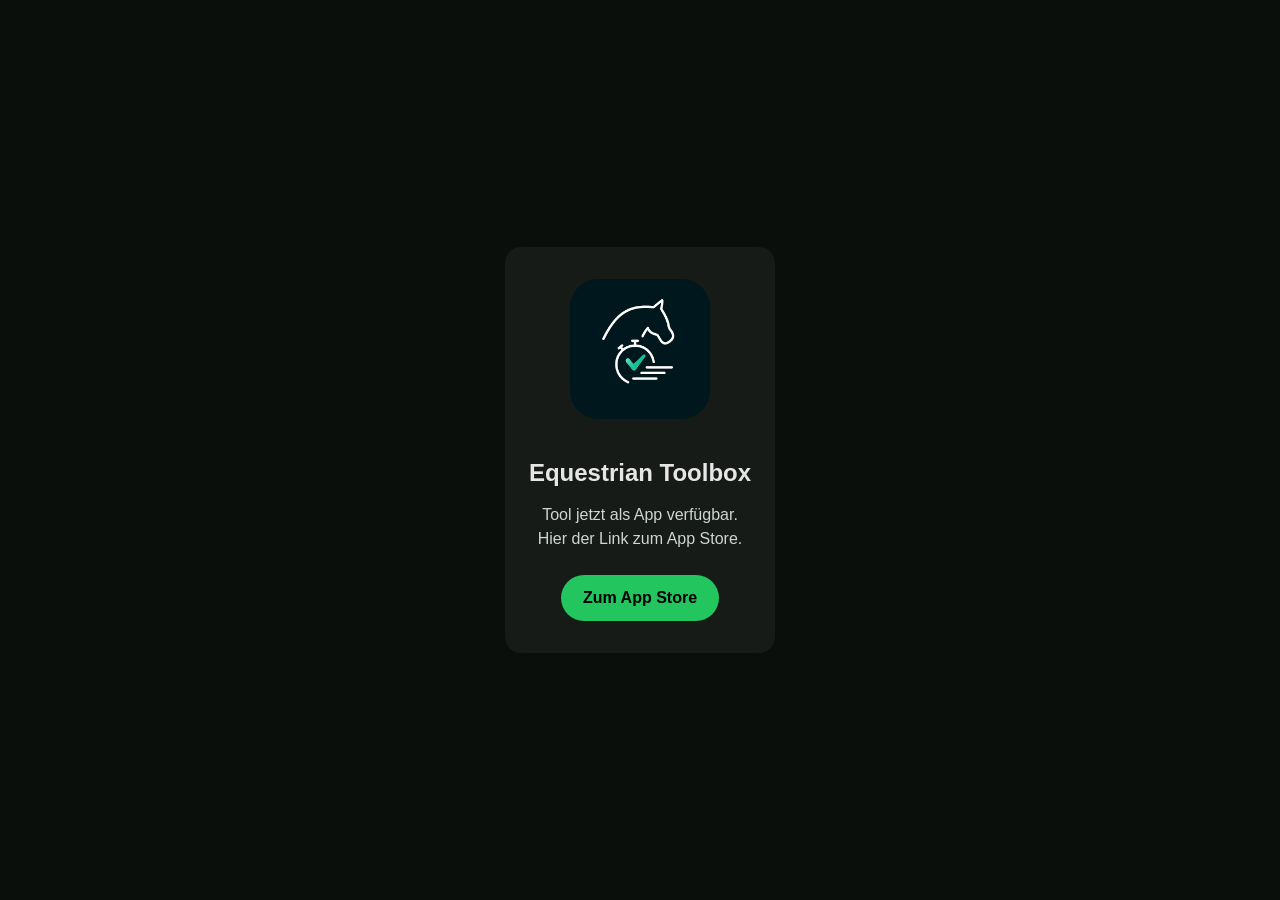
<file: index.html>
<!DOCTYPE html>
<html lang="de">
<head>
  <meta charset="utf-8">
  <title>Equestrian Toolbox – App verfügbar</title>
  <meta name="viewport" content="width=device-width, initial-scale=1">

  <style>
    body {
      margin: 0;
      font-family: -apple-system, BlinkMacSystemFont, "Segoe UI", Roboto, Helvetica, Arial, sans-serif;
      background: #0b0f0c;
      color: #e6e6e6;
      display: flex;
      justify-content: center;
      align-items: center;
      min-height: 100vh;
    }
    .card {
      max-width: 420px;
      padding: 32px 24px;
      text-align: center;
      background: rgba(255,255,255,0.05);
      border-radius: 16px;
    }
    img {
      width: 140px;
      height: 140px;
      border-radius: 28px;
      margin-bottom: 20px;
    }
    h1 {
      font-size: 24px;
      margin-bottom: 12px;
    }
    p {
      font-size: 16px;
      line-height: 1.5;
      color: #cfd6d2;
      margin-bottom: 24px;
    }
    a.button {
      display: inline-block;
      padding: 14px 22px;
      background: #22c55e;
      color: #000;
      font-weight: 600;
      border-radius: 999px;
      text-decoration: none;
    }
    a.button:hover {
      opacity: 0.9;
    }
  </style>
</head>

<body>
  <div class="card">
    <!-- App Icon -->
    <img src="EquiPace.png" alt="Equestrian Toolbox App Icon">

    <h1>Equestrian Toolbox</h1>

    <p>
      Tool jetzt als App verfügbar.<br>
      Hier der Link zum App Store.
    </p>

    <!-- App Store Link -->
    <a class="button"
       href="https://apps.apple.com/app/id6767017733"
       target="_blank" rel="noopener">
      Zum App Store
    </a>
  </div>
</body>
</html>
</file>
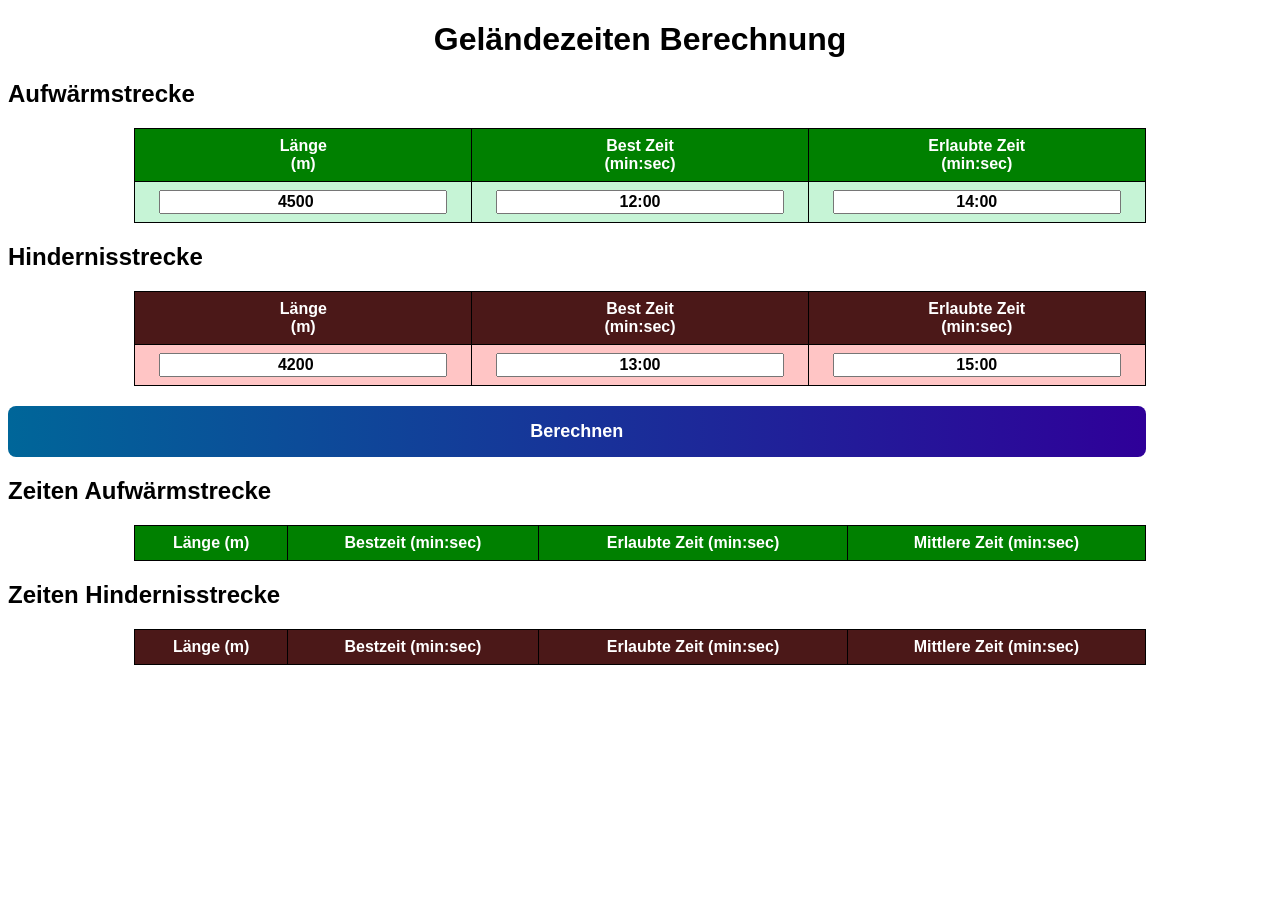
<file: GelaendeZeiten.html>
<!DOCTYPE html>
<html lang="de">
<head>
    <meta charset="UTF-8">
    <meta name="viewport" content="width=device-width, initial-scale=1.0">
    <title>Berechnung Geländezeiten</title>
    <style>
    h1 {
        font-family: Arial, sans-serif; /* Beispiel-Schriftart */
    }
     h2 {
        font-family: Arial, sans-serif; /* Beispiel-Schriftart */
    }
</style>
    <style>
        table {
            width: 80%;
            margin: 20px auto;
            border-collapse: collapse;
        }

        th, td {
            border: 1px solid #000;
            padding: 8px;
            text-align: center;
        }

        input {
            width: 90%;
            box-sizing: border-box;
            text-align: center;
            font-weight: bold; /* Fettschrift */
            font-size: 16px;
        }

        /* Aufwärmstrecke Tabelle */
        .aufwaermTable thead {
            background-color: #8BC6A4; /* Dunkleres Grün */
        }

        .aufwaermTable tbody tr:nth-child(odd) {
            background-color: #C6F4D6; /* Hellgrün */
        }

        .aufwaermTable tbody tr:nth-child(even) {
            background-color: #E9F7ED; /* Etwas helleres Grün */
        }

        /* Hindernisstrecke Tabelle */
        .hindernisTable thead {
            background-color: #E89A9A; /* Dunkleres Rot */
        }

        .hindernisTable tbody tr:nth-child(odd) {
            background-color: #FFC5C5; /* Hellrot */
        }

        .hindernisTable tbody tr:nth-child(even) {
            background-color: #FDE6E6; /* Etwas helleres Rot */
        }
    </style>
    <style>
    /* Hintergrundfarbe für die "Länge"-Spalte (erste Spalte) */
    .aufwaermTable th:nth-child(1),
    .aufwaermTable th:nth-child(2),
    .aufwaermTable th:nth-child(3),
    .aufwaermTable th:nth-child(4) {
        background-color: green; /*  */
    }
    .hindernisTable th:nth-child(1),
    .hindernisTable th:nth-child(2),
    .hindernisTable th:nth-child(3),
    .hindernisTable th:nth-child(4) {
        background-color: #4b1818; /*  */
    }
     /* Schriftfarbe für die Aufwärmstrecke */
    .aufwaermTable thead th {
        color: white; /* Weiß für besseren Kontrast */
        font-family: Arial, sans-serif;
        font-weight: bold; /* Fettschrift */
    }

    .aufwaermTable tbody td {
        color: black; /* Schwarz für hellere Hintergründe */
        font-family: Arial, sans-serif;
        font-weight: bold; /* Fettschrift */
    }

    /* Schriftfarbe für die Hindernisstrecke */
    .hindernisTable thead th {
        color: white; /* Weiß für besseren Kontrast */
        font-family: Arial, sans-serif;
        font-weight: bold; /* Fettschrift */
    }

    .hindernisTable tbody td {
        color: black; /* Schwarz für hellere Hintergründe */
        font-family: Arial, sans-serif;
        font-weight: bold; /* Fettschrift */
    }
</style>
   <style>
    button {
        width: 90%; /* Button über die gesamte Breite */
        padding: 15px; /* Abstand innerhalb des Buttons */
        font-size: 18px; /* Schriftgröße */
        font-weight: bold; /* Fettschrift */
        color: white; /* Schriftfarbe */
        background: linear-gradient(90deg, #006699, #2f0099); /* Farbverlauf */
        border: none; /* Kein Rahmen */
        border-radius: 8px; /* Abgerundete Ecken */
        cursor: pointer; /* Zeiger ändern bei Hover */
        transition: background 0.3s ease; /* Weicher Übergang bei Hover */
    }

    button:hover {
        background: linear-gradient(90deg, #a6caf0, #006699); /* Hover-Effekt */
    }
</style>
</head>
<body>
<h1 style="text-align:center; ;">Geländezeiten Berechnung</h1>
<form id="timesForm">
    <h2>Aufwärmstrecke</h2>
    <table class="aufwaermTable">
    <thead>
    <tr>
        <th>Länge<br>(m)</th>
        <th>Best Zeit <br>(min:sec)</th>
        <th>Erlaubte Zeit<br> (min:sec)</th>
    </tr>
    </thead>
    <tbody>
        <tr>
            <td><input type="number" id="A1" value="4500"></td>
            <td><input type="text" id="A2" value="12:00"></td>
            <td><input type="text" id="A3" value="14:00"></td>
        </tr>
    </tbody>
</table>

    <h2>Hindernisstrecke</h2>
    <table class="hindernisTable">
    <thead>
    <tr>
        <th>Länge<br>(m)</th>
        <th>Best Zeit<br>(min:sec)</th>
        <th>Erlaubte Zeit<br>(min:sec)</th>
    </tr>
    </thead>
    <tbody>
        <tr>
            <td><input type="number" id="B1" value="4200"></td>
            <td><input type="text" id="B2" value="13:00"></td>
            <td><input type="text" id="B3" value="15:00"></td>
        </tr>
    </tbody>
</table>

    <button type="button" onclick="calculate()">Berechnen</button>
</form>

<h2>Zeiten Aufwärmstrecke</h2>
<table id="resultsTable" class="aufwaermTable">
    <thead>
    <tr>
        <th>Länge (m)</th>
        <th>Bestzeit (min:sec)</th>
        <th>Erlaubte Zeit (min:sec)</th>
        <th>Mittlere Zeit (min:sec)</th>
    </tr>
    </thead>
    <tbody id="resultsBody">
    <!-- Berechnete Ergebnisse werden hier eingefügt -->
    </tbody>
</table>
<h2>Zeiten Hindernisstrecke</h2>
<table id="hindernisResultsTable" class="hindernisTable">
    <thead>
    <tr>
        <th>Länge (m)</th>
        <th>Bestzeit (min:sec)</th>
        <th>Erlaubte Zeit (min:sec)</th>
        <th>Mittlere Zeit (min:sec)</th>
    </tr>
    </thead>
    <tbody id="hindernisResultsBody">
    <!-- Berechnete Ergebnisse werden hier eingefügt -->
    </tbody>
</table>
<script>
    function calculate() {
        const A1 = document.getElementById("A1").value;
        const A2 = convertTimeToSeconds(document.getElementById("A2").value);
        const A3 = convertTimeToSeconds(document.getElementById("A3").value);

        const B1 = document.getElementById("B1").value;
        const B2 = convertTimeToSeconds(document.getElementById("B2").value);
        const B3 = convertTimeToSeconds(document.getElementById("B3").value);

        const aphase = calculateStepsAndRemainder("A1");
        const bphase = calculateStepsAndRemainder("B1");

        const resultsBody = document.getElementById("resultsBody");
        const hindernisResultsBody = document.getElementById("hindernisResultsBody");

        resultsBody.innerHTML = ""; // Tabelle für A-Werte leeren
        hindernisResultsBody.innerHTML = ""; // Tabelle für B-Werte leeren

        // Zeilen für 1000er-Schritte der Aufwärmstrecke hinzufügen
        for (let i = 1; i <= aphase.steps; i++) {
            const row = `
                <tr>
                    <td>${i * 1000}</td>
                    <td>${formatTime(A2 / A1 * 1000 * i)}</td>
                    <td>${formatTime(A3 / A1 * 1000 * i)}</td>
                    <td>${formatTime(((A3 + A2) / 2) / A1 * 1000 * i)}</td>
                </tr>
            `;
            resultsBody.innerHTML += row;
        }
        if (aphase.remainder > 0) {
            const row = `
                <tr>
                    <td>${aphase.steps * 1000 + aphase.remainder}</td>
                    <td>${formatTime(A2 / A1 * (1000 * aphase.steps + aphase.remainder))}</td>
                    <td>${formatTime(A3 / A1 * (1000 * aphase.steps + aphase.remainder))}</td>
                    <td>${formatTime(((A3 + A2) / 2) / A1 * (1000 * aphase.steps + aphase.remainder))}</td>
                </tr>
            `;
            resultsBody.innerHTML += row;
        }

        // Zeilen für 1000er-Schritte der Hindernisstrecke hinzufügen
        for (let i = 1; i <= bphase.steps; i++) {
            const row = `
                <tr>
                    <td>${i * 1000}</td>
                    <td>${formatTime(B2 / B1 * 1000 * i)}</td>
                    <td>${formatTime(B3 / B1 * 1000 * i)}</td>
                    <td>${formatTime(((B3 + B2) / 2) / B1 * 1000 * i)}</td>
                </tr>
            `;
            hindernisResultsBody.innerHTML += row;
        }
        if (bphase.remainder > 0) {
            const row = `
                <tr>
                    <td>${bphase.steps * 1000 + bphase.remainder}</td>
                    <td>${formatTime(B2 / B1 * (1000 * bphase.steps + bphase.remainder))}</td>
                    <td>${formatTime(B3 / B1 * (1000 * bphase.steps + bphase.remainder))}</td>
                    <td>${formatTime(((B3 + B2) / 2) / B1 * (1000 * bphase.steps + bphase.remainder))}</td>
                </tr>
            `;
            hindernisResultsBody.innerHTML += row;
        }
    }

    function calculateStepsAndRemainder(lengthFieldId) {
        const length = parseInt(document.getElementById(lengthFieldId).value, 10);
        if (isNaN(length) || length <= 0) {
            console.error("Ungültige Länge eingegeben.");
            return null;
        }

        const steps = Math.floor(length / 1000); // Ganze 1000er-Schritte
        const remainder = length % 1000; // Restwert

        return {steps, remainder};
    }

    function convertTimeToSeconds(time) {
        const parts = time.split(":").map(Number);
        if (parts.length === 2) {
            const [minutes, seconds] = parts;
            return minutes * 60 + seconds;
        } else if (parts.length === 3) {
            const [hours, minutes, seconds] = parts;
            return hours * 3600 + minutes * 60 + seconds;
        }
        return 0; // Fallback für ungültige Eingaben
    }

    function formatTime(seconds) {
        const roundedSeconds = Math.round(seconds); // Sekunden runden
        const hours = Math.floor(roundedSeconds / 3600);
        const minutes = Math.floor((roundedSeconds % 3600) / 60);
        const secondsRemaining = roundedSeconds % 60;
        return `${padZero(minutes)}:${padZero(secondsRemaining)}`;
    }

    function calculate1000Steps(count) {
        step = toString(Math.int(count * 1000))
        return step;
    }

    function padZero(number) {
        return (number < 10 ? "0" : "") + number;
    }
</script>
</body>
</html>
</file>
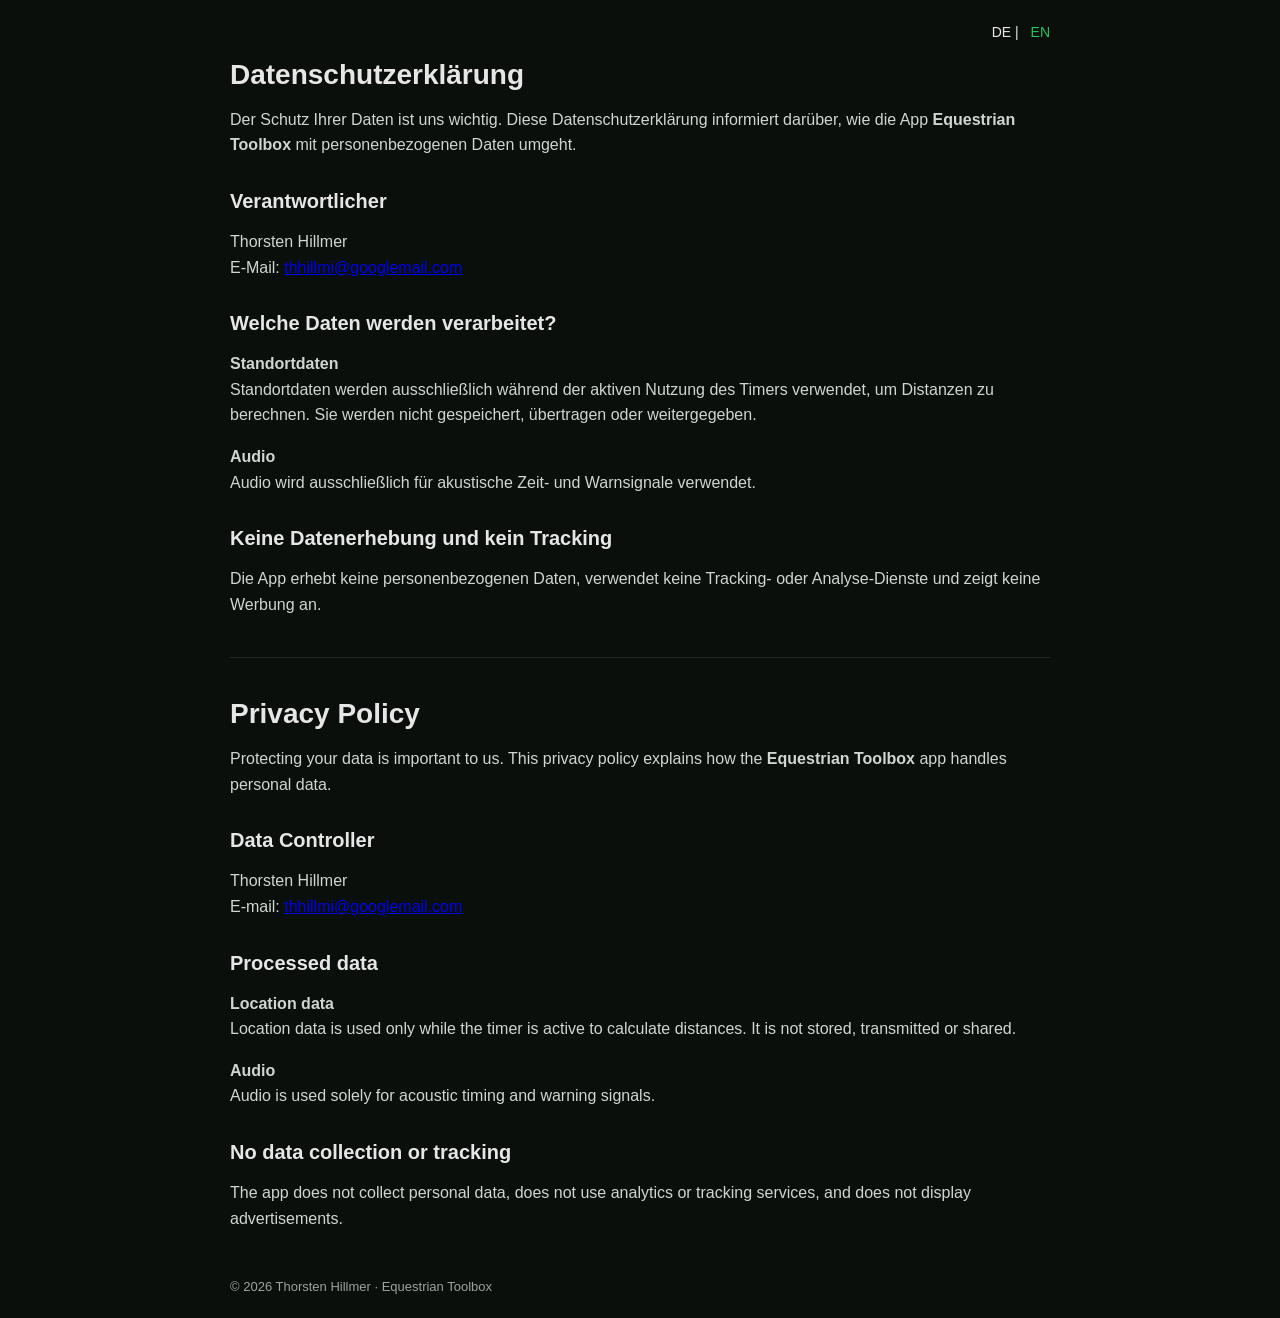
<file: privacy.html>
<!DOCTYPE html>
<html lang="de">
<head>
  <meta charset="utf-8">
  <title>Datenschutzerklärung – Equestrian Toolbox</title>
  <meta name="viewport" content="width=device-width, initial-scale=1">
  <style>
    body {
      margin: 0;
      font-family: -apple-system, BlinkMacSystemFont, "Segoe UI", Roboto, Helvetica, Arial, sans-serif;
      background: #0b0f0c;
      color: #e6e6e6;
      padding: 24px;
    }
    .container {
      max-width: 820px;
      margin: 0 auto;
    }
    .lang {
      text-align: right;
      font-size: 14px;
      margin-bottom: 16px;
    }
    .lang a {
      color: #22c55e;
      text-decoration: none;
      margin-left: 8px;
    }
    h1 {
      font-size: 28px;
      margin-bottom: 16px;
    }
    h2 {
      font-size: 20px;
      margin-top: 32px;
      margin-bottom: 12px;
    }
    p {
      line-height: 1.6;
      color: #cfd6d2;
      margin-bottom: 14px;
    }
    footer {
      margin-top: 48px;
      font-size: 13px;
      color: #9aa3a0;
    }
  </style>
</head>

<body>
  <div class="container">
    <div class="lang">
      DE | <a href="#en">EN</a>
    </div>

    <h1>Datenschutzerklärung</h1>

    <p>
      Der Schutz Ihrer Daten ist uns wichtig. Diese Datenschutzerklärung informiert darüber,
      wie die App <strong>Equestrian Toolbox</strong> mit personenbezogenen Daten umgeht.
    </p>

    <h2>Verantwortlicher</h2>
    <p>
      Thorsten Hillmer<br>
      E‑Mail: <a href="mailto:thhillmi@googlemail.com">thhillmi@googlemail.com</a>
    </p>

    <h2>Welche Daten werden verarbeitet?</h2>
    <p>
      <strong>Standortdaten</strong><br>
      Standortdaten werden ausschließlich während der aktiven Nutzung des Timers verwendet,
      um Distanzen zu berechnen. Sie werden nicht gespeichert, übertragen oder weitergegeben.
    </p>

    <p>
      <strong>Audio</strong><br>
      Audio wird ausschließlich für akustische Zeit‑ und Warnsignale verwendet.
    </p>

    <h2>Keine Datenerhebung und kein Tracking</h2>
    <p>
      Die App erhebt keine personenbezogenen Daten, verwendet keine Tracking‑ oder
      Analyse‑Dienste und zeigt keine Werbung an.
    </p>

    <hr style="margin:40px 0; border:0; border-top:1px solid rgba(255,255,255,0.1)">

    <a id="en"></a>
    <h1>Privacy Policy</h1>

    <p>
      Protecting your data is important to us. This privacy policy explains how the
      <strong>Equestrian Toolbox</strong> app handles personal data.
    </p>

    <h2>Data Controller</h2>
    <p>
      Thorsten Hillmer<br>
      E‑mail: <a href="mailto:thhillmi@googlemail.com">thhillmi@googlemail.com</a>
    </p>

    <h2>Processed data</h2>
    <p>
      <strong>Location data</strong><br>
      Location data is used only while the timer is active to calculate distances.
      It is not stored, transmitted or shared.
    </p>

    <p>
      <strong>Audio</strong><br>
      Audio is used solely for acoustic timing and warning signals.
    </p>

    <h2>No data collection or tracking</h2>
    <p>
      The app does not collect personal data, does not use analytics or tracking
      services, and does not display advertisements.
    </p>

    <footer>
      © 2026 Thorsten Hillmer · Equestrian Toolbox
    </footer>
  </div>
</body>
</html>
</file>
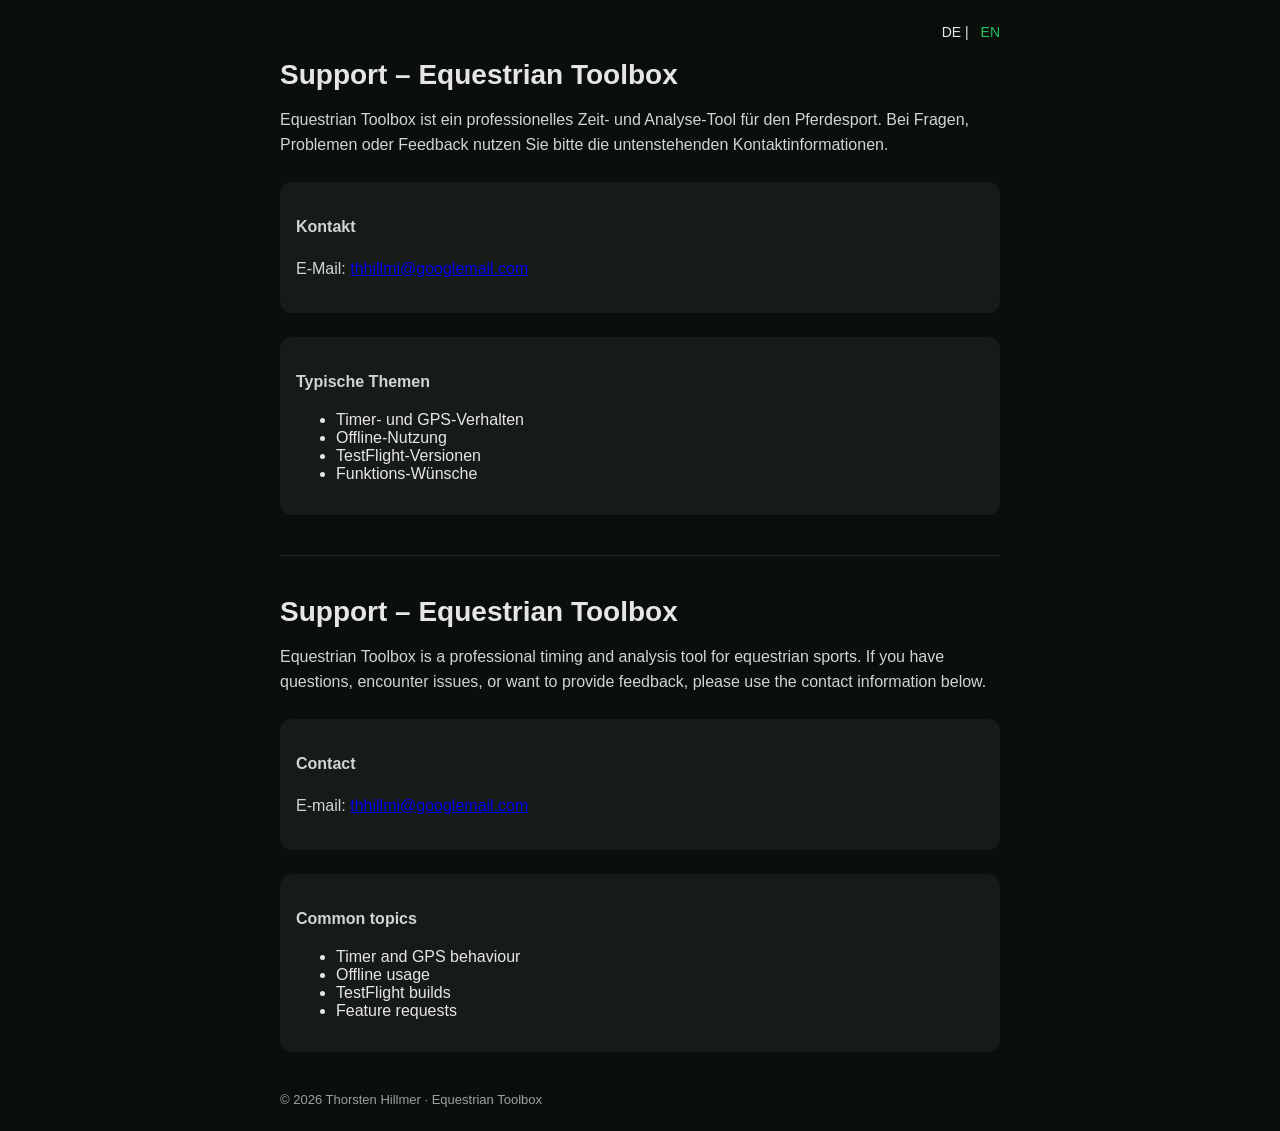
<file: support.html>
<!DOCTYPE html>
<html lang="de">
<head>
  <meta charset="utf-8">
  <title>Equestrian Toolbox – Support</title>
  <meta name="viewport" content="width=device-width, initial-scale=1">
  <style>
    body {
      font-family: -apple-system, BlinkMacSystemFont, "Segoe UI", Roboto, Helvetica, Arial, sans-serif;
      background: #0b0f0c;
      color: #e6e6e6;
      margin: 0;
      padding: 24px;
    }
    .container {
      max-width: 720px;
      margin: 0 auto;
    }
    .lang {
      text-align: right;
      font-size: 14px;
      margin-bottom: 16px;
    }
    .lang a {
      color: #22c55e;
      text-decoration: none;
      margin-left: 8px;
    }
    h1 {
      font-size: 28px;
      margin-bottom: 12px;
    }
    p {
      line-height: 1.6;
      margin-bottom: 16px;
      color: #cfd6d2;
    }
    .box {
      background: rgba(255,255,255,0.05);
      border-radius: 12px;
      padding: 16px;
      margin-top: 24px;
    }
    footer {
      margin-top: 40px;
      font-size: 13px;
      color: #9aa3a0;
    }
  </style>
</head>

<body>
  <div class="container">
    <div class="lang">
      DE | <a href="#en">EN</a>
    </div>

    <h1>Support – Equestrian Toolbox</h1>

    <p>
      Equestrian Toolbox ist ein professionelles Zeit‑ und Analyse‑Tool für den Pferdesport.
      Bei Fragen, Problemen oder Feedback nutzen Sie bitte die untenstehenden Kontaktinformationen.
    </p>

    <div class="box">
      <p><strong>Kontakt</strong></p>
      <p>
        E‑Mail:
        <a href="mailto:thhillmi@googlemail.com">thhillmi@googlemail.com</a>
      </p>
    </div>

    <div class="box">
      <p><strong>Typische Themen</strong></p>
      <ul>
        <li>Timer‑ und GPS‑Verhalten</li>
        <li>Offline‑Nutzung</li>
        <li>TestFlight‑Versionen</li>
        <li>Funktions‑Wünsche</li>
      </ul>
    </div>

    <hr style="margin:40px 0; border:0; border-top:1px solid rgba(255,255,255,0.1)">

    <a id="en"></a>
    <h1>Support – Equestrian Toolbox</h1>

    <p>
      Equestrian Toolbox is a professional timing and analysis tool for equestrian sports.
      If you have questions, encounter issues, or want to provide feedback, please use the
      contact information below.
    </p>

    <div class="box">
      <p><strong>Contact</strong></p>
      <p>
        E‑mail:
        <a href="mailto:thhillmi@googlemail.com">thhillmi@googlemail.com</a>
      </p>
    </div>

    <div class="box">
      <p><strong>Common topics</strong></p>
      <ul>
        <li>Timer and GPS behaviour</li>
        <li>Offline usage</li>
        <li>TestFlight builds</li>
        <li>Feature requests</li>
      </ul>
    </div>

    <footer>
      © 2026 Thorsten Hillmer · Equestrian Toolbox
    </footer>
  </div>
</body>
</html>
</file>
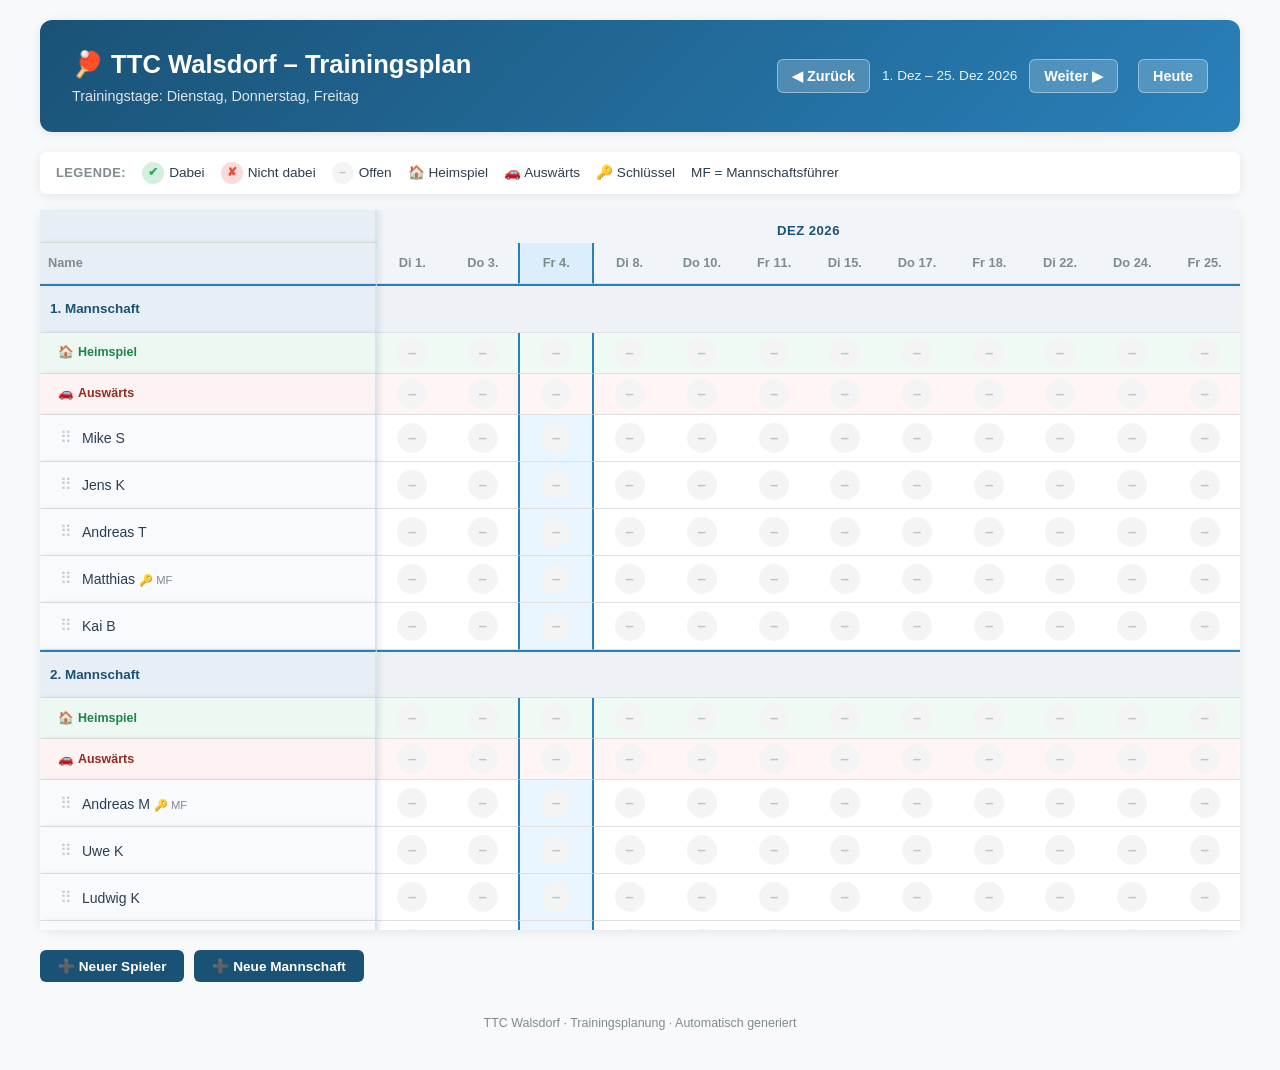
<file: training.html>
<!DOCTYPE html>
<html lang="de">
<head>
    <meta charset="UTF-8">
    <meta name="viewport" content="width=device-width, initial-scale=1.0">
    <title>TTC Walsdorf – Trainingsplan</title>
    <style>
        :root {
            --primary: #1a5276;
            --primary-light: #2980b9;
            --accent: #27ae60;
            --danger: #e74c3c;
            --warning: #f39c12;
            --bg: #f8f9fa;
            --card-bg: #ffffff;
            --text: #2c3e50;
            --text-muted: #7f8c8d;
            --border: #e0e0e0;
            --shadow: 0 2px 12px rgba(0,0,0,0.08);
            --radius: 12px;
            --radius-sm: 6px;
        }

        * { margin: 0; padding: 0; box-sizing: border-box; }

        body {
            font-family: 'Segoe UI', -apple-system, BlinkMacSystemFont, sans-serif;
            background: var(--bg);
            color: var(--text);
            line-height: 1.6;
            padding: 20px;
        }

        .container { max-width: 1200px; margin: 0 auto; }

        /* Header */
        .header {
            background: linear-gradient(135deg, var(--primary) 0%, var(--primary-light) 100%);
            color: white;
            padding: 24px 32px;
            border-radius: var(--radius);
            margin-bottom: 20px;
            box-shadow: var(--shadow);
            display: flex;
            justify-content: space-between;
            align-items: center;
            flex-wrap: wrap;
            gap: 12px;
        }

        .header h1 { font-size: 1.6rem; font-weight: 700; }
        .header p { opacity: 0.85; font-size: 0.9rem; }

        /* Date Navigation */
        .date-nav {
            display: flex;
            align-items: center;
            gap: 12px;
        }

        .date-nav button {
            background: rgba(255,255,255,0.2);
            border: 1px solid rgba(255,255,255,0.4);
            color: white;
            padding: 8px 14px;
            border-radius: var(--radius-sm);
            cursor: pointer;
            font-size: 0.9rem;
            font-weight: 600;
            transition: all 0.2s;
        }

        .date-nav button:hover {
            background: rgba(255,255,255,0.3);
        }

        .date-nav .current-range {
            font-size: 0.85rem;
            opacity: 0.9;
        }

        /* Legend */
        .legend {
            display: flex;
            gap: 16px;
            margin-bottom: 16px;
            padding: 10px 16px;
            background: var(--card-bg);
            border-radius: var(--radius-sm);
            box-shadow: var(--shadow);
            flex-wrap: wrap;
            align-items: center;
            font-size: 0.85rem;
        }

        .legend-title {
            font-weight: 600;
            color: var(--text-muted);
            font-size: 0.8rem;
            text-transform: uppercase;
            letter-spacing: 0.5px;
        }

        .legend-item { display: flex; align-items: center; gap: 5px; }

        /* Poll Table */
        .poll-card {
            background: var(--card-bg);
            border-radius: var(--radius);
            box-shadow: var(--shadow);
            margin-bottom: 20px;
        }

        .poll-table-wrapper {
            overflow-x: auto;
            overflow-y: auto;
            max-height: 80vh;
            -webkit-overflow-scrolling: touch;
            position: relative;
        }

        .poll-table {
            width: 100%;
            border-collapse: separate;
            border-spacing: 0;
            font-size: 0.88rem;
        }

        .poll-table thead {
            background: #f1f5f9;
            position: sticky;
            top: 0;
            z-index: 4;
        }

        .poll-table thead th {
            padding: 10px 8px;
            font-weight: 600;
            font-size: 0.8rem;
            color: var(--text-muted);
            border-bottom: 1px solid var(--border);
            background: #f1f5f9;
        }

        /* Thead name-col: sticky horizontal */
        .poll-table thead th.name-col {
            z-index: 5;
            background: #e8eef5;
            position: sticky;
            left: 0;
        }

        .poll-table th.month-header {
            padding: 10px 8px 2px;
            font-weight: 700;
            font-size: 0.82rem;
            color: var(--primary);
            text-transform: uppercase;
            letter-spacing: 0.5px;
            border-bottom: none;
            background: #f1f5f9;
        }


        .poll-table th, .poll-table td {
            padding: 8px 10px;
            text-align: center;
            border-bottom: 1px solid var(--border);
            white-space: nowrap;
        }

        .poll-table th.name-col, .poll-table td.name-col {
            text-align: left;
            position: sticky;
            left: 0;
            background: #f8fafe;
            min-width: 180px;
            z-index: 3;
            border-right: 2px solid #d6e4f0;
            box-shadow: 3px 0 6px rgba(0,0,0,0.08);
        }

        /* Team header */
        .team-header td {
            background: #eef2f7 !important;
            font-weight: 700;
            font-size: 0.84rem;
            color: var(--primary);
            padding: 12px 10px;
            border-top: 2px solid var(--primary-light);
        }

        .team-header td.name-col {
            background: #e8eef5 !important;
            position: sticky;
            left: 0;
            z-index: 3;
        }

        .team-actions {
            display: inline-flex;
            gap: 4px;
            margin-left: 8px;
            opacity: 0;
            transition: opacity 0.2s;
        }
        .team-header:hover .team-actions { opacity: 1; }

        .team-btn {
            background: none;
            border: 1px solid var(--border);
            border-radius: 4px;
            cursor: pointer;
            font-size: 0.7rem;
            padding: 1px 5px;
            color: var(--text-muted);
            transition: all 0.2s;
        }
        .team-btn:hover { background: var(--primary-light); color: white; border-color: var(--primary-light); }
        .team-btn-danger:hover { background: #e74c3c; border-color: #e74c3c; }

        /* Game rows */
        .game-row td { font-size: 0.8rem; padding: 5px 10px; }
        .game-row td.name-col { padding-left: 18px; font-weight: 600; font-size: 0.78rem; }

        .home-row td { background: #f0faf4 !important; }
        .home-row td.name-col { background: #edf8f2 !important; color: #1e8449; z-index: 3; }
        .away-row td { background: #fef5f4 !important; }
        .away-row td.name-col { background: #fdf3f2 !important; color: #922b21; z-index: 3; }

        /* Player rows */
        .player-row td { background: white; }
        .player-row:hover td { background: #f8fafc; }
        .player-row td.name-col { padding-left: 20px; font-weight: 500; background: #f8fafe; }
        .player-row:hover td.name-col { background: #eef4fb; }

        /* Separator */
        .separator-row td {
            height: 3px;
            padding: 0;
            background: var(--primary-light) !important;
            border: none;
        }

        /* Drag & Drop */
        .drag-handle {
            cursor: grab;
            color: var(--text-muted);
            font-size: 1rem;
            margin-right: 6px;
            opacity: 0.4;
            user-select: none;
        }

        .player-row:hover .drag-handle { opacity: 1; }

        .dragging {
            opacity: 0.4;
            background: #eef2f7 !important;
        }

        .dragging td { background: #eef2f7 !important; }

        .drop-target {
            outline: 2px dashed var(--primary-light);
            outline-offset: -2px;
            background: #eaf6ff !important;
        }

        .drop-target td { background: #eaf6ff !important; }

        /* Team-Dropdown beim Hinzufügen */
        .inline-select {
            width: 100%;
            padding: 6px 10px;
            border: 2px solid var(--border);
            border-radius: var(--radius-sm);
            font-size: 0.8rem;
            outline: none;
            background: white;
            cursor: pointer;
        }

        .inline-select:focus { border-color: var(--primary-light); }

        /* Vote indicators */
        .vote {
            display: inline-flex;
            align-items: center;
            justify-content: center;
            width: 30px;
            height: 30px;
            border-radius: 50%;
            font-size: 0.95rem;
            font-weight: 600;
        }

        .vote-yes { background: #d4efdf; color: #27ae60; }
        .vote-no { background: #fadbd8; color: #e74c3c; }
        .vote-undecided { background: #f4f4f4; color: #bdc3c7; }

        /* Today highlight */
        .today-col { background: #eaf6ff !important; border-left: 2px solid var(--primary-light); border-right: 2px solid var(--primary-light); }
        thead .today-col { background: #dceefb !important; }

        /* Summary row */
        .summary-row td {
            background: #f1f5f9 !important;
            font-weight: 700;
            padding: 12px 10px;
            border-top: 2px solid var(--border);
        }
        .summary-row td.name-col { background: #eaeff4 !important; }

        .sum-badge {
            display: inline-flex;
            align-items: center;
            justify-content: center;
            width: 32px;
            height: 32px;
            border-radius: 50%;
            font-size: 0.9rem;
            font-weight: 700;
            background: var(--primary);
            color: white;
        }
        .sum-badge.low { background: #e74c3c; }
        .sum-badge.medium { background: #f39c12; }
        .sum-badge.high { background: #27ae60; }

        /* Edit button */
        .edit-btn {
            background: none;
            border: 1px solid var(--border);
            border-radius: 4px;
            cursor: pointer;
            font-size: 0.8rem;
            padding: 1px 5px;
            margin-left: 6px;
            color: var(--text-muted);
            transition: all 0.2s;
            opacity: 0;
        }

        .player-row:hover .edit-btn,
        .game-row:hover .edit-btn { opacity: 1; }

        .edit-btn:hover {
            background: var(--primary-light);
            color: white;
            border-color: var(--primary-light);
        }

        /* Editing state */
        .editing td { background: #fffde7 !important; }
        .editing td.name-col { background: #fffde7 !important; }

        .edit-actions { display: flex; gap: 6px; margin-top: 4px; flex-wrap: wrap; align-items: center; }

        .edit-role-select {
            padding: 3px 6px;
            border: 1px solid var(--border);
            border-radius: 4px;
            font-size: 0.72rem;
            background: white;
            cursor: pointer;
        }
        .edit-role-select:focus { border-color: var(--primary-light); }

        .btn-delete {
            background: #e74c3c;
            color: white;
            border: none;
            border-radius: 4px;
            padding: 3px 8px;
            font-size: 0.72rem;
            font-weight: 600;
            cursor: pointer;
        }
        .btn-delete:hover { background: #c0392b; }

        .vote-toggle {
            cursor: pointer;
            transition: transform 0.15s, box-shadow 0.15s;
            user-select: none;
        }
        .vote-toggle:hover { transform: scale(1.2); box-shadow: 0 2px 8px rgba(0,0,0,0.15); }
        .vote-toggle:active { transform: scale(0.95); }

        /* Input row */
        .input-row td { background: #f0f7ff !important; border-top: 2px dashed var(--primary-light); }
        .input-row td.name-col { background: #f0f7ff !important; }

        .inline-input {
            width: 100%;
            padding: 7px 10px;
            border: 2px solid var(--primary-light);
            border-radius: var(--radius-sm);
            font-size: 0.85rem;
            outline: none;
            background: white;
        }
        .inline-input:focus { border-color: var(--primary); box-shadow: 0 0 0 3px rgba(41,128,185,0.15); }

        /* Buttons */
        .btn {
            padding: 8px 18px;
            border: none;
            border-radius: var(--radius-sm);
            font-size: 0.85rem;
            font-weight: 600;
            cursor: pointer;
            transition: all 0.2s;
        }
        .btn-primary { background: var(--primary); color: white; }
        .btn-primary:hover { background: var(--primary-light); transform: translateY(-1px); }
        .btn-sm { padding: 3px 10px; font-size: 0.75rem; }
        .btn-cancel { background: #ecf0f1; color: var(--text); border: 1px solid var(--border); }
        .btn-cancel:hover { background: #dfe6e9; }

        .role-tag { font-size: 0.7rem; color: var(--text-muted); font-weight: 400; }

        /* Comments */
        .form-group { display: flex; flex-direction: column; gap: 3px; }
        .form-group label { font-size: 0.75rem; font-weight: 600; color: var(--text-muted); text-transform: uppercase; }
        .form-group input[type="text"] {
            padding: 8px 12px;
            border: 2px solid var(--border);
            border-radius: var(--radius-sm);
            font-size: 0.85rem;
            outline: none;
        }
        .form-group input[type="text"]:focus { border-color: var(--primary-light); }

        /* ===== MOBILE RESPONSIVE ===== */
        @media (max-width: 768px) {
            body { padding: 8px; }

            .container { max-width: 100%; padding: 0; }

            /* Header kompakter */
            .header {
                padding: 14px 16px;
                flex-direction: column;
                align-items: stretch;
                gap: 10px;
            }
            .header h1 { font-size: 1.1rem; }
            .header p { font-size: 0.75rem; }

            /* Navigation: Buttons nebeneinander, volle Breite */
            .date-nav {
                flex-wrap: wrap;
                justify-content: center;
                gap: 6px;
            }
            .date-nav button {
                padding: 8px 12px;
                font-size: 0.75rem;
                min-width: 44px;
                min-height: 44px; /* Touch-Target */
            }
            .current-range { font-size: 0.8rem; width: 100%; text-align: center; order: -1; }

            /* Legende kompakter */
            .legend { padding: 8px 12px; gap: 8px; flex-wrap: wrap; }
            .legend-title { display: none; }
            .legend-item { font-size: 0.72rem; }

            /* Tabelle: horizontales Scrollen mit Momentum */
            .poll-card { border-radius: 8px; }
            .poll-table-wrapper {
                overflow-x: auto;
                overflow-y: auto;
                max-height: 75vh;
                -webkit-overflow-scrolling: touch;
            }

            /* Sticky Namensspalte: breiter + farblich abgesetzt */
            .poll-table th.name-col, .poll-table td.name-col {
                min-width: 150px;
                max-width: 180px;
                font-size: 0.75rem;
                padding: 6px 8px;
                background: #f8fafe !important;
                box-shadow: 3px 0 6px rgba(0,0,0,0.15);
                border-right: 2px solid #d6e4f0;
            }

            .player-row td.name-col { background: #f8fafe !important; }
            .player-row:hover td.name-col { background: #eef4fb !important; }
            .home-row td.name-col { background: #edf8f2 !important; }
            .away-row td.name-col { background: #fdf3f2 !important; }
            .team-header td.name-col { background: #e8eef5 !important; }
            .summary-row td.name-col { background: #eaeff4 !important; }


            /* Datums-Spalten kompakter */
            .poll-table thead th {
                padding: 8px 4px;
                font-size: 0.68rem;
                min-width: 44px;
            }

            .poll-table th.month-header {
                font-size: 0.7rem;
                padding: 6px 4px 1px;
            }

            .poll-table td {
                padding: 5px 4px;
            }

            /* Vote-Kreise: größer für Touch */
            .vote {
                width: 32px;
                height: 32px;
                font-size: 0.85rem;
                min-width: 32px;
            }

            /* Team-Header kompakter */
            .team-header td { padding: 8px 6px; font-size: 0.76rem; }

            /* Spieler-Rows */
            .player-row td.name-col { padding-left: 8px; font-size: 0.75rem; }

            /* Game rows */
            .game-row td.name-col { padding-left: 10px; font-size: 0.7rem; }

            /* Drag-Handle auf Mobile immer sichtbar */
            .drag-handle { opacity: 0.6; font-size: 0.85rem; margin-right: 3px; }

            /* Edit-Button immer sichtbar auf Mobile (kein Hover) */
            .edit-btn { opacity: 0.6 !important; font-size: 0.7rem; }

            /* Team-Aktionen immer sichtbar auf Mobile */
            .team-actions { opacity: 0.7 !important; }
            .team-btn { font-size: 0.65rem; }

            /* Summary */
            .summary-card { padding: 12px; }
            .summary-card h3 { font-size: 0.9rem; }
            .summary-badge { font-size: 0.7rem; padding: 3px 8px; }

            /* Neuer Spieler Formular */
            .input-row td.name-col { min-width: 120px; }
            .form-group input[type="text"] { padding: 6px 8px; font-size: 0.8rem; }
            .inline-select { font-size: 0.75rem; padding: 6px 8px; }
        }

        /* Sehr kleine Geräte (< 480px) */
        @media (max-width: 480px) {
            body { padding: 4px; }

            .header h1 { font-size: 1rem; }

            .poll-table th.name-col, .poll-table td.name-col {
                min-width: 130px;
                max-width: 150px;
                font-size: 0.7rem;
            }

            .vote {
                width: 28px;
                height: 28px;
                font-size: 0.78rem;
                min-width: 28px;
            }

            .poll-table thead th { font-size: 0.62rem; min-width: 38px; }

            .date-nav button { padding: 6px 10px; font-size: 0.7rem; }
        }
    </style>
</head>
<body>
    <div class="container">
        <!-- Header -->
        <div class="header">
            <div>
                <h1>🏓 TTC Walsdorf – Trainingsplan</h1>
                <p id="subtitle">Trainingstage: Dienstag, Donnerstag, Freitag</p>
            </div>
            <div class="date-nav">
                <button onclick="navigate(-1)">◀ Zurück</button>
                <span class="current-range" id="range-label"></span>
                <button onclick="navigate(1)">Weiter ▶</button>
                <button onclick="navigate(0)" style="margin-left: 8px;">Heute</button>
            </div>
        </div>

        <!-- Legend -->
        <div class="legend">
            <span class="legend-title">Legende:</span>
            <div class="legend-item"><span class="vote vote-yes" style="width:22px;height:22px;font-size:0.75rem;">✔</span> Dabei</div>
            <div class="legend-item"><span class="vote vote-no" style="width:22px;height:22px;font-size:0.75rem;">✘</span> Nicht dabei</div>
            <div class="legend-item"><span class="vote vote-undecided" style="width:22px;height:22px;font-size:0.75rem;">–</span> Offen</div>
            <div class="legend-item">🏠 Heimspiel</div>
            <div class="legend-item">🚗 Auswärts</div>
            <div class="legend-item">🔑 Schlüssel</div>
            <div class="legend-item">MF = Mannschaftsführer</div>
        </div>

        <!-- Poll Table (dynamically generated) -->
        <div class="poll-card">
            <div class="poll-table-wrapper">
                <table class="poll-table" id="poll-table"></table>
            </div>
        </div>

        <div style="margin-bottom:16px; display:flex; gap:10px; flex-wrap:wrap;">
            <button class="btn btn-primary" onclick="toggleNewPlayerRow()">➕ Neuer Spieler</button>
            <button class="btn btn-primary" onclick="addTeam()">➕ Neue Mannschaft</button>
        </div>

        <noscript>
            <div style="padding:20px;text-align:center;background:#fee;border-radius:8px;margin:20px 0;">
                <p style="font-size:1.1rem;font-weight:bold;">⚠️ JavaScript ist deaktiviert oder nicht verfügbar.</p>
                <p>Diese Seite benötigt einen Browser mit JavaScript-Unterstützung.</p>
                <p><strong>Tipp:</strong> Öffne die Datei in <em>Chrome</em> oder <em>Safari</em>, nicht aus der Dateien-App.</p>
            </div>
        </noscript>

        <div id="js-error-msg" style="display:none; padding:20px; text-align:center; background:#fff3cd; border-radius:8px; margin:20px 0;">
            <p style="font-size:1rem; font-weight:bold;">⚠️ Seite konnte nicht geladen werden.</p>
            <p>Bitte öffne diese Datei direkt in <strong>Chrome</strong> oder <strong>Safari</strong>:</p>
            <p style="font-size:0.85rem;">Auf die Datei <em>lange drücken</em> → <em>"Öffnen mit"</em> → Chrome/Safari wählen</p>
        </div>

        <!-- Comments -->

        <div style="text-align:center; padding:16px; color:var(--text-muted); font-size:0.78rem;">
            TTC Walsdorf · Trainingsplanung · Automatisch generiert
        </div>
    </div>

<script>
// === CONFIG ===
const TRAINING_DAYS = [2, 4, 5]; // Di=2, Do=4, Fr=5
const WEEKS_TO_SHOW = 4;
const DAY_NAMES = ['So','Mo','Di','Mi','Do','Fr','Sa'];
const MONTH_NAMES = ['Jan','Feb','Mär','Apr','Mai','Jun','Jul','Aug','Sep','Okt','Nov','Dez'];

// Default teams and players data
const defaultTeams = [
    {
        name: '1. Mannschaft',
        players: [
            { name: 'Mike S', role: '' },
            { name: 'Jens K', role: '' },
            { name: 'Andreas T', role: '' },
            { name: 'Matthias', role: '🔑 MF' },
            { name: 'Kai B', role: '' },
        ]
    },
    {
        name: '2. Mannschaft',
        players: [
            { name: 'Andreas M', role: '🔑 MF' },
            { name: 'Uwe K', role: '' },
            { name: 'Ludwig K', role: '' },
            { name: 'Andreas S', role: '' },
            { name: 'Birgit B', role: '' },
        ]
    },
    {
        name: '3. Mannschaft',
        players: [
            { name: 'Achim M', role: '' },
            { name: 'Joachim M', role: '' },
            { name: 'Peter H', role: '🔑 MF' },
            { name: 'Christian R', role: '' },
        ]
    },
    {
        name: '4. Mannschaft',
        players: [
            { name: 'Hans-Werner R', role: 'MF' },
            { name: 'Volker B', role: '🔑' },
            { name: 'Walter W', role: '' },
            { name: 'Thomas N', role: '🔑' },
            { name: 'Thorsten H', role: '' },
            { name: 'Justin M', role: '' },
            { name: 'Thomas P', role: '' },
        ]
    },
    {
        name: '5. Senioren 50',
        players: []
    },
];

const defaultSpecials = [
    { name: 'Ina B.' },
    { name: 'Stefan R' },
    { name: 'STC Hutturm Crew (Heim)' },
    { name: 'Systemtraining' },
    { name: 'TT Jedermann' },
    { name: 'Vorstandssitzung' },
    { name: 'VR Cup' },
];

// === STATE ===
let teams = JSON.parse(JSON.stringify(defaultTeams));
let specials = JSON.parse(JSON.stringify(defaultSpecials));
let startDate = getStartOfCurrentWeek();
let votes = {};
let activeEditRow = null;
let dragSource = null; // for drag & drop
let showNewPlayerRow = false;

function getStartOfCurrentWeek() {
    const today = new Date();
    const day = today.getDay();
    const diff = today.getDate() - day + (day === 0 ? -6 : 1);
    const monday = new Date(today);
    monday.setDate(diff);
    monday.setHours(0,0,0,0);
    return monday;
}

function getTrainingDates(fromMonday, weeks) {
    const dates = [];
    for (let w = 0; w < weeks; w++) {
        for (const dayOfWeek of TRAINING_DAYS) {
            const d = new Date(fromMonday);
            d.setDate(fromMonday.getDate() + w * 7 + (dayOfWeek - 1));
            dates.push(d);
        }
    }
    return dates;
}

function dateKey(d) { return d.toISOString().split('T')[0]; }

function isToday(d) {
    const today = new Date();
    return d.getFullYear() === today.getFullYear() && d.getMonth() === today.getMonth() && d.getDate() === today.getDate();
}

function formatDateHeader(d) { return `${DAY_NAMES[d.getDay()]} ${d.getDate()}.`; }

// === PERSISTENCE (Server-API) ===
const API_URL = 'api.php';

async function loadFromServer() {
    try {
        const res = await fetch(API_URL);
        if (!res.ok) throw new Error('Server nicht erreichbar');
        const data = await res.json();
        votes = data.votes || {};
        if (data.teams && data.teams.length > 0) teams = data.teams;
        if (data.specials && data.specials.length > 0) specials = data.specials;
    } catch(e) {
        console.warn('Server nicht erreichbar, nutze lokalen Cache/Defaults:', e.message || e);
        try {
            const savedVotes = localStorage.getItem('ttc-votes');
            if (savedVotes) votes = JSON.parse(savedVotes);
            const savedTeams = localStorage.getItem('ttc-teams');
            if (savedTeams) { const t = JSON.parse(savedTeams); if (t.length > 0) teams = t; }
            const savedSpecials = localStorage.getItem('ttc-specials');
            if (savedSpecials) { const s = JSON.parse(savedSpecials); if (s.length > 0) specials = s; }
        } catch(e2) {
            console.warn('localStorage ebenfalls nicht verfügbar:', e2);
        }
        // teams/specials behalten ihre Default-Werte falls nichts geladen wurde
    }
}

async function saveAll() {
    try {
        localStorage.setItem('ttc-votes', JSON.stringify(votes));
        localStorage.setItem('ttc-teams', JSON.stringify(teams));
        localStorage.setItem('ttc-specials', JSON.stringify(specials));
    } catch(e) { console.warn('localStorage nicht verfügbar:', e); }
    try {
        await fetch(API_URL, {
            method: 'POST',
            headers: { 'Content-Type': 'application/json' },
            body: JSON.stringify({ votes, teams, specials })
        });
    } catch(e) {
        console.warn('Speichern auf Server fehlgeschlagen:', e);
    }
}

function getVote(playerKey, date) {
    return votes[`${playerKey}|${dateKey(date)}`] || 'undecided';
}

// === NAVIGATION ===
function navigate(direction) {
    if (direction === 0) startDate = getStartOfCurrentWeek();
    else {
        const newStart = new Date(startDate);
        newStart.setDate(newStart.getDate() + direction * 7 * WEEKS_TO_SHOW);
        startDate = newStart;
    }
    render();
}

// === RENDERING ===
function render() {
    const dates = getTrainingDates(startDate, WEEKS_TO_SHOW);
    const table = document.getElementById('poll-table');

    const first = dates[0];
    const last = dates[dates.length - 1];
    document.getElementById('range-label').textContent =
        `${first.getDate()}. ${MONTH_NAMES[first.getMonth()]} – ${last.getDate()}. ${MONTH_NAMES[last.getMonth()]} ${last.getFullYear()}`;

    const monthGroups = [];
    let currentMonth = -1;
    dates.forEach(d => {
        if (d.getMonth() !== currentMonth) {
            currentMonth = d.getMonth();
            monthGroups.push({ month: currentMonth, year: d.getFullYear(), count: 1 });
        } else {
            monthGroups[monthGroups.length - 1].count++;
        }
    });

    const numCols = dates.length;

    let html = '<thead>';
    html += '<tr class="thead-month"><th class="name-col"></th>';
    monthGroups.forEach(g => {
        html += `<th class="month-header" colspan="${g.count}">${MONTH_NAMES[g.month]} ${g.year}</th>`;
    });
    html += '</tr><tr class="thead-dates"><th class="name-col">Name</th>';
    dates.forEach(d => {
        const cls = isToday(d) ? ' class="today-col"' : '';
        html += `<th${cls}>${formatDateHeader(d)}</th>`;
    });
    html += '</tr></thead><tbody>';

    // Teams
    teams.forEach((team, teamIdx) => {
        const teamKey = team.name;
        html += `<tr class="team-header" data-team-idx="${teamIdx}"><td class="name-col">${team.name}<span class="team-actions"><button class="team-btn" onclick="renameTeam(${teamIdx})" title="Umbenennen">✎</button><button class="team-btn team-btn-danger" onclick="deleteTeam(${teamIdx})" title="Löschen">🗑</button></span></td><td colspan="${numCols}"></td></tr>`;
        html += renderGameRow(`${teamKey}|Heim`, '🏠', 'Heimspiel', 'home-row', dates);
        html += renderGameRow(`${teamKey}|Ausw`, '🚗', 'Auswärts', 'away-row', dates);
        team.players.forEach((p, pIdx) => {
            html += renderPlayerRow(p.name, p.role, 'player-row', dates, teamIdx, pIdx);
        });
    });

    // Separator + Specials
    html += `<tr class="separator-row"><td colspan="${numCols + 1}"></td></tr>`;
    specials.forEach((s, sIdx) => {
        html += renderPlayerRow(s.name, '', 'player-row', dates, -1, sIdx);
    });

    // Input row
    html += renderInputRow(dates);
    // Summary
    html += renderSummaryRow(dates);
    html += '</tbody>';
    table.innerHTML = html;

    attachEditButtons();
    attachDragDrop();
}

function renderGameRow(key, icon, label, cssClass, dates) {
    let html = `<tr class="game-row ${cssClass}" data-key="${key}">`;
    html += `<td class="name-col"><span style="margin-right:4px;">${icon}</span>${label}</td>`;
    dates.forEach(d => {
        const v = getVote(key, d);
        const cls = isToday(d) ? ' today-col' : '';
        html += `<td class="${cls}"><span class="vote vote-${v}" data-state="${v}" data-key="${key}" data-date="${dateKey(d)}">${voteSymbol(v)}</span></td>`;
    });
    html += '</tr>';
    return html;
}

function renderPlayerRow(name, role, cssClass, dates, teamIdx, playerIdx) {
    const roleHtml = role ? ` <span class="role-tag">${role}</span>` : '';
    const draggable = true;
    let html = `<tr class="${cssClass}" data-key="${name}" data-team-idx="${teamIdx}" data-player-idx="${playerIdx}" draggable="${draggable}">`;
    html += `<td class="name-col" style="padding-left:20px;"><span class="drag-handle" title="Ziehen zum Verschieben">⠿</span> ${name}${roleHtml}</td>`;
    dates.forEach(d => {
        const v = getVote(name, d);
        const cls = isToday(d) ? ' today-col' : '';
        html += `<td class="${cls}"><span class="vote vote-${v}" data-state="${v}" data-key="${name}" data-date="${dateKey(d)}">${voteSymbol(v)}</span></td>`;
    });
    html += '</tr>';
    return html;
}

function renderInputRow(dates) {
    // Team-Dropdown bauen
    let teamOptions = '<option value="-1">– Ohne Mannschaft –</option>';
    teams.forEach((t, i) => { teamOptions += `<option value="${i}">${t.name}</option>`; });

    const hidden = showNewPlayerRow ? '' : ' style="display:none;"';
    let html = `<tr class="input-row" id="input-row"${hidden}>`;
    html += `<td class="name-col">
        <input type="text" id="inline-name" placeholder="Neuer Name..." class="inline-input" style="margin-bottom:4px;">
        <select id="inline-team" class="inline-select">${teamOptions}</select>
    </td>`;
    dates.forEach(d => {
        const cls = isToday(d) ? ' today-col' : '';
        html += `<td class="${cls}"><span class="vote vote-toggle vote-undecided" data-state="undecided" data-date="${dateKey(d)}" onclick="toggleVote(this)">–</span></td>`;
    });
    html += '</tr>';
    html += `<tr id="input-actions-row"${hidden}><td colspan="${dates.length + 1}" style="padding:8px 10px; border:none;">
        <button class="btn btn-primary" onclick="saveNewEntry()">💾 Speichern</button>
        <button class="btn btn-cancel" onclick="toggleNewPlayerRow()" style="margin-left:6px;">Abbrechen</button>
        <span id="save-feedback" style="margin-left:10px; font-size:0.82rem; color:var(--accent); display:none;">✔ Gespeichert!</span>
    </td></tr>`;
    return html;
}

function renderSummaryRow(dates) {
    let html = `<tr class="summary-row"><td class="name-col">✔ Zusagen</td>`;
    dates.forEach(d => {
        const count = countYesForDate(d);
        const cls = isToday(d) ? ' today-col' : '';
        const badgeCls = count >= 8 ? 'high' : count >= 4 ? 'medium' : 'low';
        html += `<td class="${cls}"><span class="sum-badge ${badgeCls}">${count}</span></td>`;
    });
    html += '</tr>';
    return html;
}

function countYesForDate(d) {
    const dk = dateKey(d);
    let count = 0;
    for (const key in votes) {
        if (key.endsWith(`|${dk}`) && votes[key] === 'yes') count++;
    }
    return count;
}

function voteSymbol(state) {
    if (state === 'yes') return '✔';
    if (state === 'no') return '✘';
    return '–';
}

// === DRAG & DROP ===
function attachDragDrop() {
    const rows = document.querySelectorAll('tr[draggable="true"]');
    rows.forEach(row => {
        row.addEventListener('dragstart', onDragStart);
        row.addEventListener('dragend', onDragEnd);
    });

    // Drop targets: team headers and player rows
    const dropTargets = document.querySelectorAll('.team-header, .player-row, .separator-row');
    dropTargets.forEach(el => {
        el.addEventListener('dragover', onDragOver);
        el.addEventListener('dragleave', onDragLeave);
        el.addEventListener('drop', onDrop);
    });
}

function onDragStart(e) {
    dragSource = {
        name: this.dataset.key,
        teamIdx: parseInt(this.dataset.teamIdx),
        playerIdx: parseInt(this.dataset.playerIdx)
    };
    this.classList.add('dragging');
    e.dataTransfer.effectAllowed = 'move';
    e.dataTransfer.setData('text/plain', this.dataset.key);
}

function onDragEnd(e) {
    this.classList.remove('dragging');
    document.querySelectorAll('.drop-target').forEach(el => el.classList.remove('drop-target'));
    dragSource = null;
}

function onDragOver(e) {
    e.preventDefault();
    e.dataTransfer.dropEffect = 'move';
    this.classList.add('drop-target');
}

function onDragLeave(e) {
    this.classList.remove('drop-target');
}

function onDrop(e) {
    e.preventDefault();
    this.classList.remove('drop-target');
    if (!dragSource) return;

    const targetTeamIdx = parseInt(this.dataset.teamIdx);
    const targetPlayerIdx = this.dataset.playerIdx !== undefined ? parseInt(this.dataset.playerIdx) : -1;

    // Entferne Spieler aus alter Position
    let movedPlayer = null;
    if (dragSource.teamIdx >= 0) {
        movedPlayer = teams[dragSource.teamIdx].players.splice(dragSource.playerIdx, 1)[0];
    } else {
        movedPlayer = specials.splice(dragSource.playerIdx, 1)[0];
        movedPlayer = { name: movedPlayer.name, role: '' };
    }
    if (!movedPlayer) return;

    // Separator-Row = zu "ohne Mannschaft" verschieben
    if (this.classList.contains('separator-row') || targetTeamIdx === -1) {
        // In specials einfügen
        if (targetPlayerIdx >= 0 && targetTeamIdx === -1) {
            specials.splice(targetPlayerIdx, 0, { name: movedPlayer.name });
        } else {
            specials.push({ name: movedPlayer.name });
        }
    } else if (targetTeamIdx >= 0) {
        // In Team einfügen
        if (this.classList.contains('team-header')) {
            // Am Anfang des Teams
            teams[targetTeamIdx].players.unshift(movedPlayer);
        } else if (targetPlayerIdx >= 0) {
            // Nach dem Ziel-Spieler
            teams[targetTeamIdx].players.splice(targetPlayerIdx + 1, 0, movedPlayer);
        } else {
            teams[targetTeamIdx].players.push(movedPlayer);
        }
    }

    saveAll();
    render();
}

// === EDIT INTERACTIVITY ===
function attachEditButtons() {
    const rows = document.querySelectorAll('.player-row, .game-row');
    rows.forEach(row => {
        const nameCell = row.querySelector('.name-col');
        if (!nameCell) return;
        const btn = document.createElement('button');
        btn.className = 'edit-btn';
        btn.textContent = '✎';
        btn.title = 'Bearbeiten';
        btn.onclick = (e) => { e.stopPropagation(); startEdit(row); };
        nameCell.appendChild(btn);
    });
}

function startEdit(row) {
    if (activeEditRow && activeEditRow !== row) cancelEdit(activeEditRow);
    activeEditRow = row;
    row.classList.add('editing');
    row.draggable = false;

    const voteCells = row.querySelectorAll('.vote');
    voteCells.forEach(v => {
        v.classList.add('vote-toggle');
        v.onclick = function() { toggleVote(this); };
    });

    const nameCell = row.querySelector('.name-col');
    const editBtn = nameCell.querySelector('.edit-btn');
    if (editBtn) editBtn.style.display = 'none';

    const isPlayerRow = row.classList.contains('player-row');
    const teamIdx = parseInt(row.dataset.teamIdx);
    const playerIdx = parseInt(row.dataset.playerIdx);

    // Role selector for player rows
    let roleHtml = '';
    if (isPlayerRow && teamIdx >= 0) {
        const currentRole = teams[teamIdx].players[playerIdx]?.role || '';
        roleHtml = `
            <select class="edit-role-select" id="edit-role-select">
                <option value="" ${currentRole === '' ? 'selected' : ''}>Keine Rolle</option>
                <option value="🔑" ${currentRole === '🔑' ? 'selected' : ''}>🔑 Schlüssel</option>
                <option value="MF" ${currentRole === 'MF' ? 'selected' : ''}>MF</option>
                <option value="🔑 MF" ${currentRole === '🔑 MF' ? 'selected' : ''}>🔑 MF (beides)</option>
            </select>
        `;
    } else if (isPlayerRow && teamIdx === -1) {
        // Specials don't have roles but can be deleted
        roleHtml = '';
    }

    const actions = document.createElement('div');
    actions.className = 'edit-actions';
    actions.innerHTML = `
        <button class="btn btn-primary btn-sm" onclick="saveEdit(this.closest('tr'))">💾 OK</button>
        <button class="btn btn-cancel btn-sm" onclick="cancelEdit(this.closest('tr'))">Abbrechen</button>
        ${roleHtml}
        ${isPlayerRow ? '<button class="btn-delete" onclick="deletePlayer(this.closest(\'tr\'))">🗑️ Löschen</button>' : ''}
    `;
    nameCell.appendChild(actions);
}

function cancelEdit(row) {
    row.classList.remove('editing');
    row.querySelectorAll('.vote').forEach(v => { v.classList.remove('vote-toggle'); v.onclick = null; });
    const actions = row.querySelector('.edit-actions');
    if (actions) actions.remove();
    const editBtn = row.querySelector('.edit-btn');
    if (editBtn) editBtn.style.display = '';
    activeEditRow = null;
    render();
}

function saveEdit(row) {
    const changedVotes = {};
    row.querySelectorAll('.vote').forEach(v => {
        const key = v.dataset.key;
        const date = v.dataset.date;
        const state = v.dataset.state;
        if (key && date) {
            votes[`${key}|${date}`] = state;
            changedVotes[`${key}|${date}`] = state;
        }
    });

    // Save role change if applicable
    const roleSelect = row.querySelector('#edit-role-select');
    if (roleSelect) {
        const teamIdx = parseInt(row.dataset.teamIdx);
        const playerIdx = parseInt(row.dataset.playerIdx);
        if (teamIdx >= 0 && teams[teamIdx] && teams[teamIdx].players[playerIdx]) {
            teams[teamIdx].players[playerIdx].role = roleSelect.value;
        }
    }

    activeEditRow = null;
    saveAll();
    render();
}

function deletePlayer(row) {
    const teamIdx = parseInt(row.dataset.teamIdx);
    const playerIdx = parseInt(row.dataset.playerIdx);
    const name = row.dataset.key;

    if (!confirm(`"${name}" wirklich löschen?`)) return;

    if (teamIdx >= 0 && teams[teamIdx]) {
        teams[teamIdx].players.splice(playerIdx, 1);
    } else if (teamIdx === -1) {
        specials.splice(playerIdx, 1);
    }

    // Votes des Spielers optional entfernen
    Object.keys(votes).forEach(k => {
        if (k.startsWith(name + '|')) delete votes[k];
    });

    activeEditRow = null;
    saveAll();
    render();
}

function toggleVote(el) {
    const state = el.dataset.state;
    let newState;
    if (state === 'undecided') newState = 'yes';
    else if (state === 'yes') newState = 'no';
    else newState = 'undecided';
    el.dataset.state = newState;
    el.className = el.className.replace(/vote-(undecided|yes|no)/g, `vote-${newState}`);
    el.textContent = voteSymbol(newState);
}

// === TEAM MANAGEMENT ===
function toggleNewPlayerRow() {
    showNewPlayerRow = !showNewPlayerRow;
    render();
    if (showNewPlayerRow) {
        const input = document.getElementById('inline-name');
        if (input) input.focus();
    }
}

function addTeam() {
    const name = prompt('Name der neuen Mannschaft:');
    if (!name || !name.trim()) return;
    teams.push({ name: name.trim(), players: [] });
    saveAll();
    render();
}

function renameTeam(teamIdx) {
    const oldName = teams[teamIdx].name;
    const newName = prompt('Mannschaft umbenennen:', oldName);
    if (!newName || !newName.trim() || newName.trim() === oldName) return;

    // Votes mit altem Teamnamen (Heim/Auswärts) umbenennen
    const oldHeim = `${oldName}|Heim`;
    const oldAusw = `${oldName}|Ausw`;
    const newHeim = `${newName.trim()}|Heim`;
    const newAusw = `${newName.trim()}|Ausw`;
    Object.keys(votes).forEach(k => {
        if (k.startsWith(oldHeim + '|')) {
            votes[k.replace(oldHeim, newHeim)] = votes[k];
            delete votes[k];
        } else if (k.startsWith(oldAusw + '|')) {
            votes[k.replace(oldAusw, newAusw)] = votes[k];
            delete votes[k];
        }
    });

    teams[teamIdx].name = newName.trim();
    saveAll();
    render();
}

function deleteTeam(teamIdx) {
    const team = teams[teamIdx];
    const msg = team.players.length > 0
        ? `"${team.name}" hat noch ${team.players.length} Spieler. Diese werden in "Ohne Mannschaft" verschoben.\n\nTrotzdem löschen?`
        : `"${team.name}" wirklich löschen?`;
    if (!confirm(msg)) return;

    // Spieler in Specials verschieben
    team.players.forEach(p => {
        specials.push({ name: p.name });
    });

    // Heim/Auswärts-Votes entfernen
    const prefix1 = `${team.name}|Heim|`;
    const prefix2 = `${team.name}|Ausw|`;
    Object.keys(votes).forEach(k => {
        if (k.startsWith(prefix1) || k.startsWith(prefix2)) delete votes[k];
    });

    teams.splice(teamIdx, 1);
    saveAll();
    render();
}

async function saveNewEntry() {
    const nameInput = document.getElementById('inline-name');
    const teamSelect = document.getElementById('inline-team');
    const name = nameInput.value.trim();
    if (!name) { alert('Bitte gib einen Namen ein!'); return; }

    const teamIdx = parseInt(teamSelect.value);

    // Votes speichern
    const inputToggles = document.querySelectorAll('#input-row .vote-toggle');
    inputToggles.forEach(v => {
        const date = v.dataset.date;
        const state = v.dataset.state;
        votes[`${name}|${date}`] = state;
    });

    // Spieler der richtigen Mannschaft zuordnen
    if (teamIdx >= 0) {
        teams[teamIdx].players.push({ name, role: '' });
    } else {
        specials.push({ name });
    }

    await saveAll();

    showNewPlayerRow = false;
    render();
}

// === INIT ===
async function init() {
    try {
        await loadFromServer();
    } catch(e) {
        console.warn('Init-Fehler:', e);
    }
    try {
        render();
    } catch(e) {
        console.error('Render-Fehler:', e);
        const msg = document.getElementById('js-error-msg');
        if (msg) msg.style.display = 'block';
    }
}

// Starte sofort UND nochmal bei DOMContentLoaded (für langsam ladende Dateien)
if (document.readyState === 'loading') {
    document.addEventListener('DOMContentLoaded', init);
} else {
    init();
}
</script>
</body>
</html>
</file>
